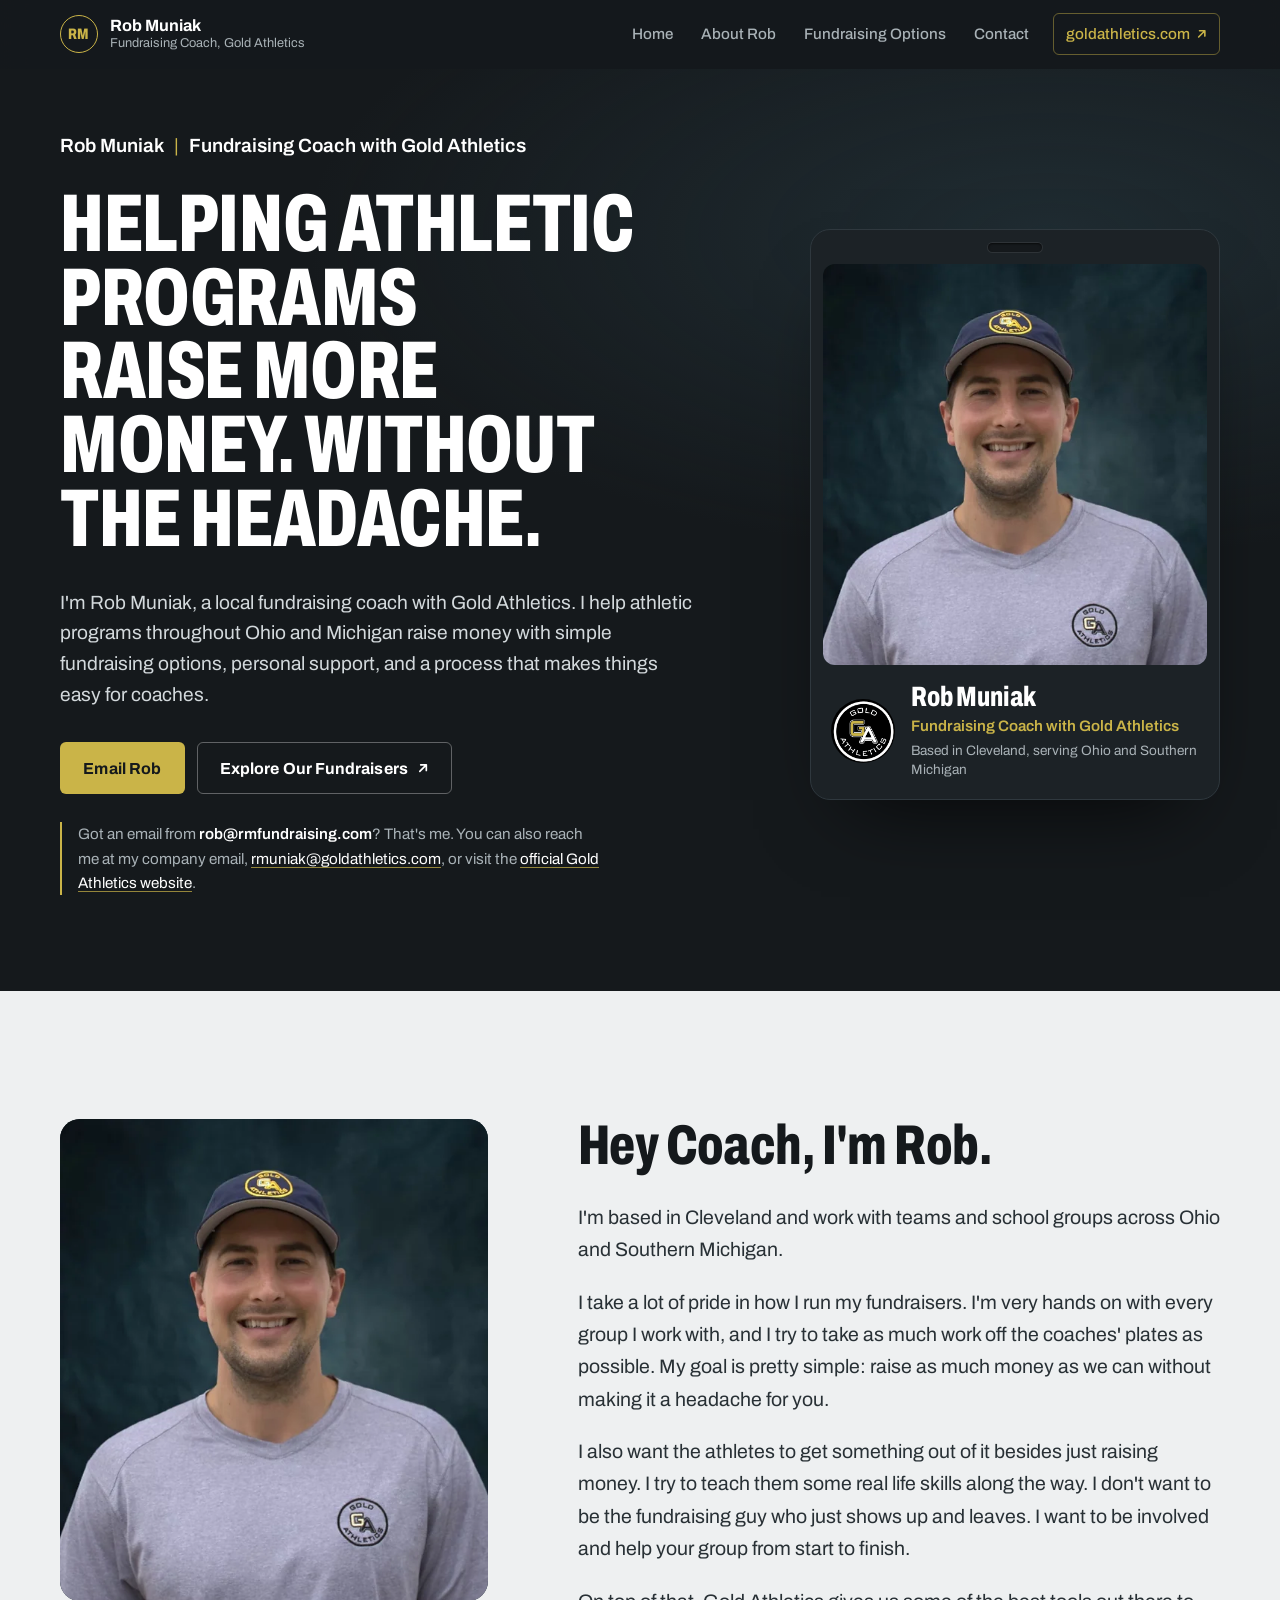
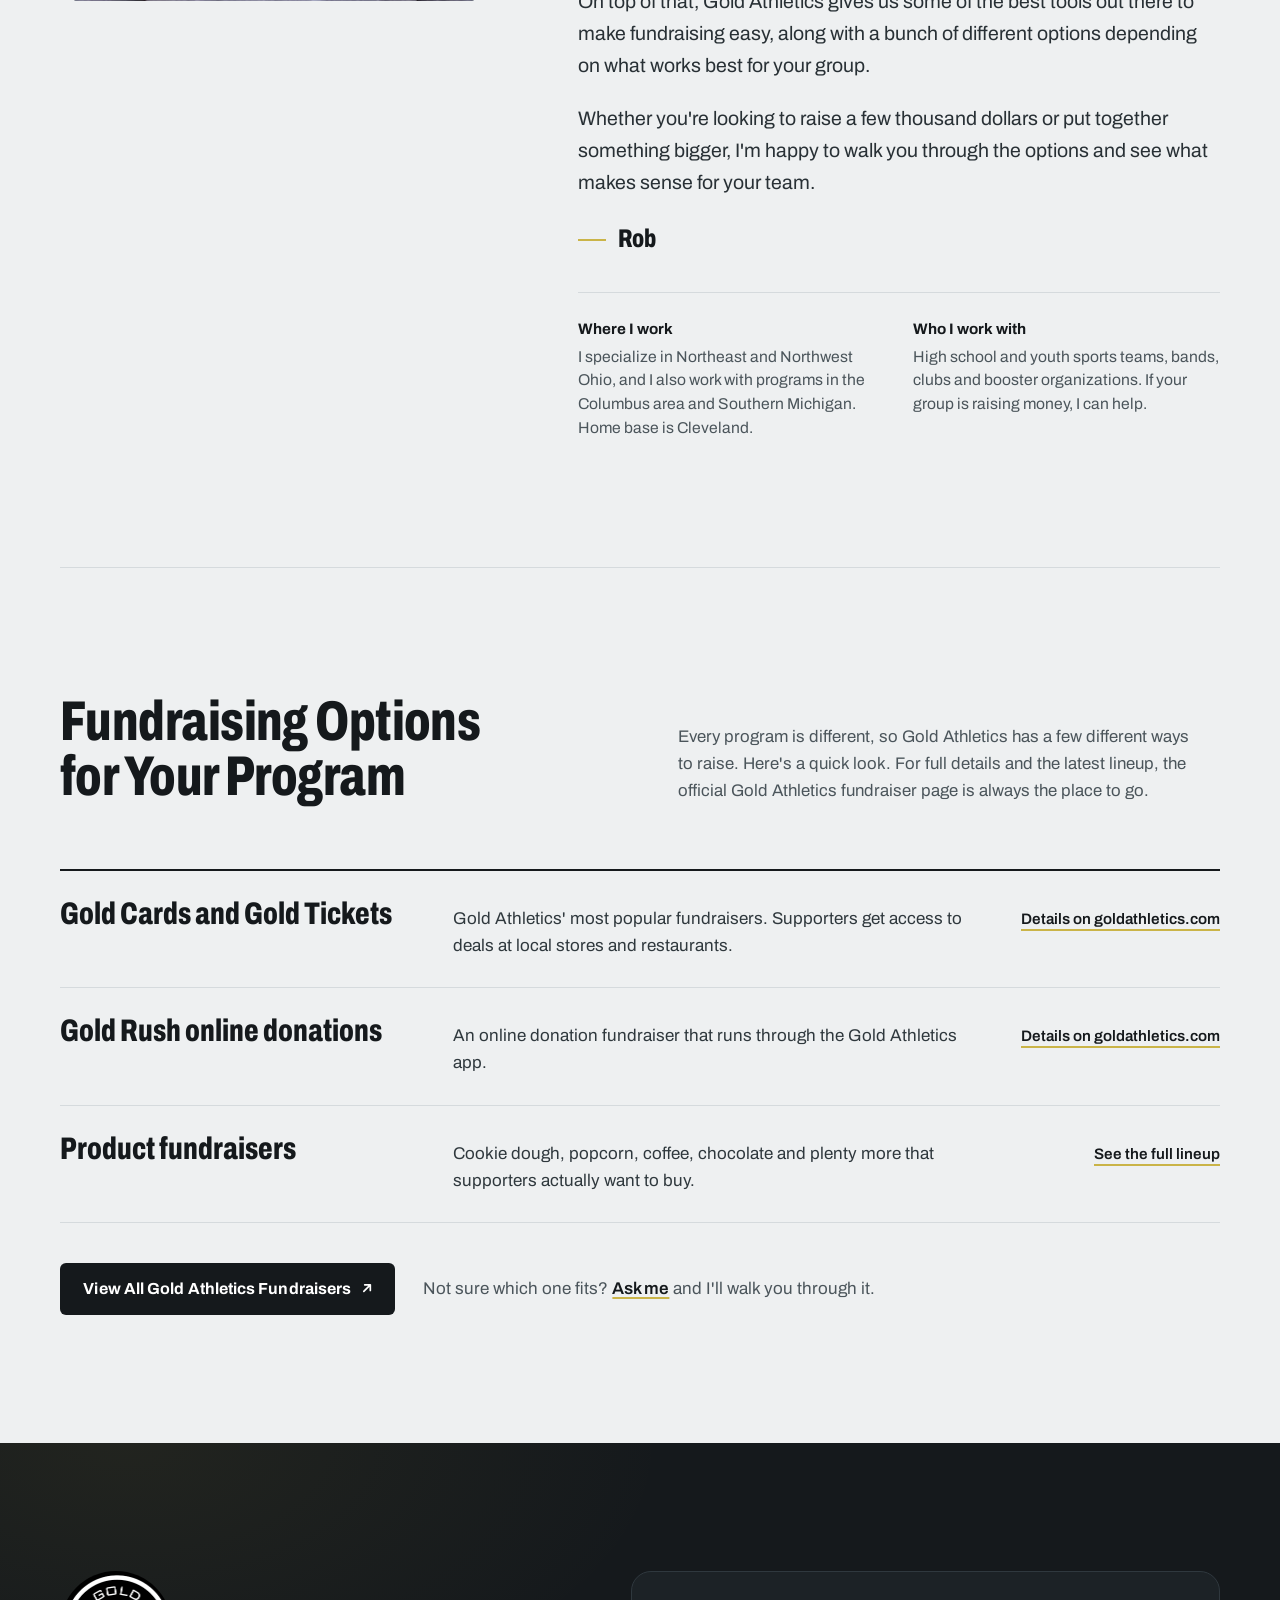
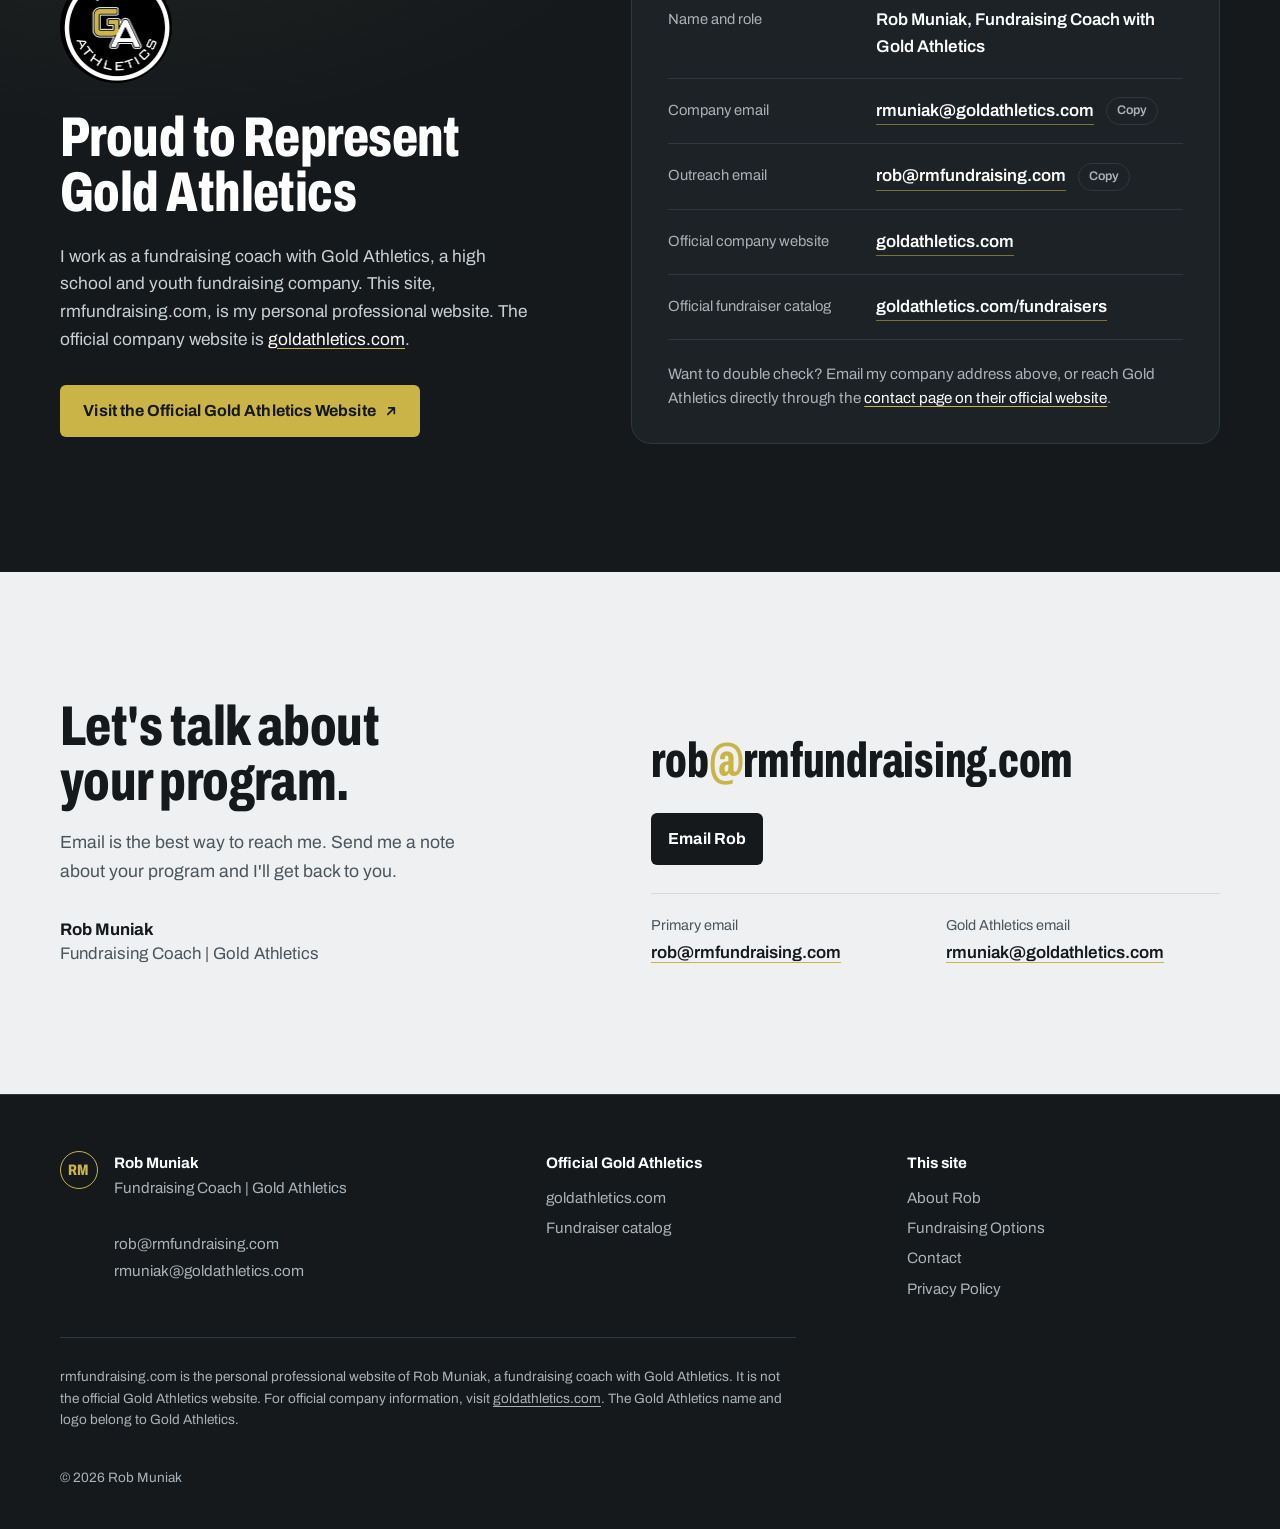
<file: index.html>
<!doctype html>
<html lang="en">
<head>
  <meta charset="utf-8">
  <meta name="viewport" content="width=device-width, initial-scale=1, viewport-fit=cover">
  <title>Rob Muniak | Fundraising Coach with Gold Athletics</title>
  <meta name="description" content="Rob Muniak is a fundraising coach with Gold Athletics, helping high school and youth athletic programs across Northeast Ohio, Northwest Ohio, the Columbus area and Southern Michigan raise more money with less work for coaches. Based in Cleveland.">
  <link rel="canonical" href="https://rmfundraising.com/">
  <meta name="theme-color" content="#15191c">
  <meta name="color-scheme" content="dark light">

  <meta property="og:type" content="profile">
  <meta property="og:site_name" content="Rob Muniak | Fundraising Coach">
  <meta property="og:title" content="Rob Muniak | Fundraising Coach with Gold Athletics">
  <meta property="og:description" content="Helping athletic programs in Ohio and Michigan raise more money. Without the headache.">
  <meta property="og:url" content="https://rmfundraising.com/">
  <meta property="og:image" content="https://rmfundraising.com/assets/img/og-image.jpg">
  <meta property="og:image:width" content="1200">
  <meta property="og:image:height" content="630">
  <meta property="og:image:alt" content="Rob Muniak, Fundraising Coach with Gold Athletics">
  <meta name="twitter:card" content="summary_large_image">

  <link rel="icon" href="favicon.svg" type="image/svg+xml">
  <link rel="icon" href="favicon-32.png" sizes="32x32" type="image/png">
  <link rel="apple-touch-icon" href="apple-touch-icon.png">

  <script>document.documentElement.classList.add("js")</script>
  <link rel="preload" href="assets/fonts/archivo-variable.woff2" as="font" type="font/woff2" crossorigin>
  <link rel="stylesheet" href="assets/css/styles.css">

  <script type="application/ld+json">
  {
    "@context": "https://schema.org",
    "@type": "Person",
    "@id": "https://rmfundraising.com/#rob",
    "name": "Rob Muniak",
    "jobTitle": "Fundraising Coach",
    "url": "https://rmfundraising.com/",
    "image": "https://rmfundraising.com/assets/img/rob-muniak.jpg",
    "email": "mailto:rob@rmfundraising.com",
    "worksFor": {
      "@type": "Organization",
      "name": "Gold Athletics",
      "url": "https://goldathletics.com/"
    },
    "areaServed": [
      { "@type": "Place", "name": "Northeast Ohio" },
      { "@type": "Place", "name": "Northwest Ohio" },
      { "@type": "Place", "name": "Columbus, Ohio" },
      { "@type": "Place", "name": "Southern Michigan" }
    ]
  }
  </script>
</head>
<body>
  <a class="skip-link" href="#main">Skip to content</a>

  <header class="site-header" id="top">
    <div class="wrap header-inner">
      <a class="brand" href="#top" aria-label="Rob Muniak, back to top">
        <span class="brand-mark" aria-hidden="true">RM</span>
        <span class="brand-text">
          <span class="brand-name">Rob Muniak</span>
          <span class="brand-role">Fundraising Coach, Gold Athletics</span>
        </span>
      </a>

      <nav class="site-nav" id="site-nav" aria-label="Main">
        <ul>
          <li><a href="#top">Home</a></li>
          <li><a href="#about">About Rob</a></li>
          <li><a href="#options">Fundraising Options</a></li>
          <li><a href="#contact">Contact</a></li>
          <li class="nav-official">
            <a href="https://goldathletics.com/" target="_blank" rel="noopener noreferrer">
              goldathletics.com
              <svg class="ext" viewBox="0 0 12 12" aria-hidden="true"><path d="M4 2h6v6M10 2 3 9" /></svg>
              <span class="visually-hidden">(official Gold Athletics website, opens in a new tab)</span>
            </a>
          </li>
        </ul>
      </nav>

      <div class="header-actions">
        <a class="header-call" href="mailto:rob@rmfundraising.com" aria-label="Email Rob at rob@rmfundraising.com">
          <svg viewBox="0 0 24 24" aria-hidden="true"><path d="M3 5h18a1 1 0 0 1 1 1v12a1 1 0 0 1-1 1H3a1 1 0 0 1-1-1V6a1 1 0 0 1 1-1Zm1 2.4V17h16V7.4l-7.4 5.2a1 1 0 0 1-1.2 0L4 7.4ZM5.7 7l6.3 4.4L18.3 7H5.7Z"/></svg>
          <span>Email</span>
        </a>
        <button class="menu-toggle" type="button" aria-expanded="false" aria-controls="site-nav">
          <span class="menu-bars" aria-hidden="true"></span>
          <span class="visually-hidden">Menu</span>
        </button>
      </div>
    </div>
  </header>

  <main id="main">

    <!-- HERO -->
    <section class="hero" aria-labelledby="hero-title">
      <div class="wrap hero-grid">

        <div class="hero-copy">
          <h1 id="hero-title">
            <span class="identity">Rob Muniak <span class="sep" aria-hidden="true">|</span><span class="visually-hidden">,</span> Fundraising Coach with Gold Athletics</span>
            <span class="headline">Helping athletic programs raise more money. Without the headache.</span>
          </h1>

          <p class="lede">I'm Rob Muniak, a local fundraising coach with Gold Athletics. I help athletic programs throughout Ohio and Michigan raise money with simple fundraising options, personal support, and a process that makes things easy for coaches.</p>

          <div class="cta-row">
            <a class="btn btn-gold" href="mailto:rob@rmfundraising.com">Email Rob</a>
            <a class="btn btn-line" href="https://goldathletics.com/fundraisers/" target="_blank" rel="noopener noreferrer">
              Explore Our Fundraisers
              <svg class="ext" viewBox="0 0 12 12" aria-hidden="true"><path d="M4 2h6v6M10 2 3 9" /></svg>
              <span class="visually-hidden">(opens the official Gold Athletics fundraiser page in a new tab)</span>
            </a>
          </div>

          <p class="verify-note">
            Got an email from <strong>rob@rmfundraising.com</strong>? That's me. You can also reach me at my company email, <a href="mailto:rmuniak@goldathletics.com">rmuniak@goldathletics.com</a>, or visit the <a href="https://goldathletics.com/" target="_blank" rel="noopener noreferrer">official Gold Athletics website<span class="visually-hidden"> (opens in a new tab)</span></a>.
          </p>
        </div>

        <figure class="credential" aria-label="Rob Muniak, Fundraising Coach with Gold Athletics">
          <div class="credential-photo">
            <picture>
              <source srcset="assets/img/rob-muniak.webp" type="image/webp">
              <img src="assets/img/rob-muniak.jpg" width="574" height="646" alt="Rob Muniak wearing a Gold Athletics cap and shirt" fetchpriority="high">
            </picture>
          </div>
          <figcaption class="credential-body">
            <img class="credential-logo" src="assets/img/gold-athletics-logo.png" width="225" height="224" alt="Gold Athletics logo">
            <div class="credential-text">
              <span class="credential-name">Rob Muniak</span>
              <span class="credential-role">Fundraising Coach with Gold Athletics</span>
              <span class="credential-area">Based in Cleveland, serving Ohio and Southern Michigan</span>
            </div>
          </figcaption>
        </figure>

      </div>

    </section>

    <!-- ABOUT -->
    <section class="about section-light" id="about" aria-labelledby="about-title">
      <div class="wrap about-grid">
        <div class="about-photo">
          <picture>
            <source srcset="assets/img/rob-muniak.webp" type="image/webp">
            <img src="assets/img/rob-muniak.jpg" width="574" height="646" alt="Rob Muniak, fundraising coach" loading="lazy">
          </picture>
        </div>

        <div class="about-copy">
          <h2 id="about-title" class="section-title">Hey Coach, I'm Rob.</h2>
          <p>I'm based in Cleveland and work with teams and school groups across Ohio and Southern Michigan.</p>
          <p>I take a lot of pride in how I run my fundraisers. I'm very hands on with every group I work with, and I try to take as much work off the coaches' plates as possible. My goal is pretty simple: raise as much money as we can without making it a headache for you.</p>
          <p>I also want the athletes to get something out of it besides just raising money. I try to teach them some real life skills along the way. I don't want to be the fundraising guy who just shows up and leaves. I want to be involved and help your group from start to finish.</p>
          <p>On top of that, Gold Athletics gives us some of the best tools out there to make fundraising easy, along with a bunch of different options depending on what works best for your group.</p>
          <p>Whether you're looking to raise a few thousand dollars or put together something bigger, I'm happy to walk you through the options and see what makes sense for your team.</p>
          <p class="signoff">Rob</p>

          <dl class="facts">
            <div>
              <dt>Where I work</dt>
              <dd>I specialize in Northeast and Northwest Ohio, and I also work with programs in the Columbus area and Southern Michigan. Home base is Cleveland.</dd>
            </div>
            <div>
              <dt>Who I work with</dt>
              <dd>High school and youth sports teams, bands, clubs and booster organizations. If your group is raising money, I can help.</dd>
            </div>
          </dl>
        </div>
      </div>
    </section>

    <!-- FUNDRAISING OPTIONS -->
    <section class="options section-light" id="options" aria-labelledby="options-title">
      <div class="wrap">
        <div class="options-head">
          <h2 id="options-title" class="section-title">Fundraising Options for Your Program</h2>
          <p>Every program is different, so Gold Athletics has a few different ways to raise. Here's a quick look. For full details and the latest lineup, the official Gold Athletics fundraiser page is always the place to go.</p>
        </div>

        <ul class="option-list">
          <li class="option">
            <h3>Gold Cards and Gold Tickets</h3>
            <p>Gold Athletics' most popular fundraisers. Supporters get access to deals at local stores and restaurants.</p>
            <a href="https://goldathletics.com/cards-tickets/" target="_blank" rel="noopener noreferrer">Details on goldathletics.com<span class="visually-hidden"> about Gold Cards and Gold Tickets (opens in a new tab)</span></a>
          </li>
          <li class="option">
            <h3>Gold Rush online donations</h3>
            <p>An online donation fundraiser that runs through the Gold Athletics app.</p>
            <a href="https://goldathletics.com/goldrush/" target="_blank" rel="noopener noreferrer">Details on goldathletics.com<span class="visually-hidden"> about Gold Rush (opens in a new tab)</span></a>
          </li>
          <li class="option">
            <h3>Product fundraisers</h3>
            <p>Cookie dough, popcorn, coffee, chocolate and plenty more that supporters actually want to buy.</p>
            <a href="https://goldathletics.com/fundraisers/" target="_blank" rel="noopener noreferrer">See the full lineup<span class="visually-hidden"> of product fundraisers (opens in a new tab)</span></a>
          </li>
        </ul>

        <div class="options-cta">
          <a class="btn btn-ink" href="https://goldathletics.com/fundraisers/" target="_blank" rel="noopener noreferrer">
            View All Gold Athletics Fundraisers
            <svg class="ext" viewBox="0 0 12 12" aria-hidden="true"><path d="M4 2h6v6M10 2 3 9" /></svg>
            <span class="visually-hidden">(opens in a new tab)</span>
          </a>
          <p>Not sure which one fits? <a href="#contact">Ask me</a> and I'll walk you through it.</p>
        </div>
      </div>
    </section>

    <!-- AFFILIATION / VERIFICATION -->
    <section class="verify" id="verify" aria-labelledby="verify-title">
      <div class="wrap verify-grid">
        <div class="verify-intro">
          <img class="verify-logo" src="assets/img/gold-athletics-logo.png" width="225" height="224" alt="Gold Athletics logo" loading="lazy">
          <h2 id="verify-title" class="section-title">Proud to Represent Gold Athletics</h2>
          <p>I work as a fundraising coach with Gold Athletics, a high school and youth fundraising company. This site, rmfundraising.com, is my personal professional website. The official company website is <a href="https://goldathletics.com/" target="_blank" rel="noopener noreferrer">goldathletics.com<span class="visually-hidden"> (opens in a new tab)</span></a>.</p>
          <a class="btn btn-gold" href="https://goldathletics.com/" target="_blank" rel="noopener noreferrer">
            Visit the Official Gold Athletics Website
            <svg class="ext" viewBox="0 0 12 12" aria-hidden="true"><path d="M4 2h6v6M10 2 3 9" /></svg>
            <span class="visually-hidden">(opens in a new tab)</span>
          </a>
        </div>

        <div class="ledger-wrap">
          <dl class="ledger">
            <div class="ledger-row">
              <dt>Name and role</dt>
              <dd>Rob Muniak, Fundraising Coach with Gold Athletics</dd>
            </div>
            <div class="ledger-row">
              <dt>Company email</dt>
              <dd>
                <a href="mailto:rmuniak@goldathletics.com">rmuniak@goldathletics.com</a>
                <button class="copy" type="button" data-copy="rmuniak@goldathletics.com">Copy</button>
              </dd>
            </div>
            <div class="ledger-row">
              <dt>Outreach email</dt>
              <dd>
                <a href="mailto:rob@rmfundraising.com">rob@rmfundraising.com</a>
                <button class="copy" type="button" data-copy="rob@rmfundraising.com">Copy</button>
              </dd>
            </div>
            <div class="ledger-row">
              <dt>Official company website</dt>
              <dd><a href="https://goldathletics.com/" target="_blank" rel="noopener noreferrer">goldathletics.com<span class="visually-hidden"> (opens in a new tab)</span></a></dd>
            </div>
            <div class="ledger-row">
              <dt>Official fundraiser catalog</dt>
              <dd><a href="https://goldathletics.com/fundraisers/" target="_blank" rel="noopener noreferrer">goldathletics.com/fundraisers<span class="visually-hidden"> (opens in a new tab)</span></a></dd>
            </div>
          </dl>
          <p class="ledger-note">Want to double check? Email my company address above, or reach Gold Athletics directly through the <a href="https://goldathletics.com/contact-us/" target="_blank" rel="noopener noreferrer">contact page on their official website<span class="visually-hidden"> (opens in a new tab)</span></a>.</p>
          <p class="visually-hidden" aria-live="polite" id="copy-status"></p>
        </div>
      </div>
    </section>

    <!-- CONTACT -->
    <section class="contact section-light" id="contact" aria-labelledby="contact-title">
      <div class="wrap contact-grid">
        <div class="contact-copy">
          <h2 id="contact-title" class="section-title">Let's talk about your program.</h2>
          <p>Email is the best way to reach me. Send me a note about your program and I'll get back to you.</p>
          <p class="contact-name">Rob Muniak<br><span>Fundraising Coach | Gold Athletics</span></p>
        </div>

        <div class="contact-panel">
          <a class="contact-email" href="mailto:rob@rmfundraising.com">rob<span>@</span>rmfundraising.com</a>
          <div class="contact-actions">
            <a class="btn btn-ink" href="mailto:rob@rmfundraising.com">Email Rob</a>
          </div>
          <dl class="contact-list">
            <div>
              <dt>Primary email</dt>
              <dd><a href="mailto:rob@rmfundraising.com">rob@rmfundraising.com</a></dd>
            </div>
            <div>
              <dt>Gold Athletics email</dt>
              <dd><a href="mailto:rmuniak@goldathletics.com">rmuniak@goldathletics.com</a></dd>
            </div>
          </dl>
        </div>
      </div>
    </section>

  </main>

  <footer class="site-footer">
    <div class="wrap footer-grid">
      <div class="footer-id">
        <span class="brand-mark" aria-hidden="true">RM</span>
        <p><strong>Rob Muniak</strong><br>Fundraising Coach | Gold Athletics</p>
        <p class="footer-contact">
          <a href="mailto:rob@rmfundraising.com">rob@rmfundraising.com</a><br>
          <a href="mailto:rmuniak@goldathletics.com">rmuniak@goldathletics.com</a>
        </p>
      </div>

      <nav class="footer-links" aria-label="Official Gold Athletics links">
        <p class="footer-heading">Official Gold Athletics</p>
        <ul>
          <li><a href="https://goldathletics.com/" target="_blank" rel="noopener noreferrer">goldathletics.com<span class="visually-hidden"> (opens in a new tab)</span></a></li>
          <li><a href="https://goldathletics.com/fundraisers/" target="_blank" rel="noopener noreferrer">Fundraiser catalog<span class="visually-hidden"> (opens in a new tab)</span></a></li>
        </ul>
      </nav>

      <nav class="footer-links" aria-label="This site">
        <p class="footer-heading">This site</p>
        <ul>
          <li><a href="#about">About Rob</a></li>
          <li><a href="#options">Fundraising Options</a></li>
          <li><a href="#contact">Contact</a></li>
          <li><a href="privacy.html">Privacy Policy</a></li>
        </ul>
      </nav>

      <p class="disclaimer">rmfundraising.com is the personal professional website of Rob Muniak, a fundraising coach with Gold Athletics. It is not the official Gold Athletics website. For official company information, visit <a href="https://goldathletics.com/" target="_blank" rel="noopener noreferrer">goldathletics.com<span class="visually-hidden"> (opens in a new tab)</span></a>. The Gold Athletics name and logo belong to Gold Athletics.</p>
      <p class="copyright">&copy; <span data-year>2026</span> Rob Muniak</p>
    </div>
  </footer>

  <script src="assets/js/main.js" defer></script>
</body>
</html>
</file>
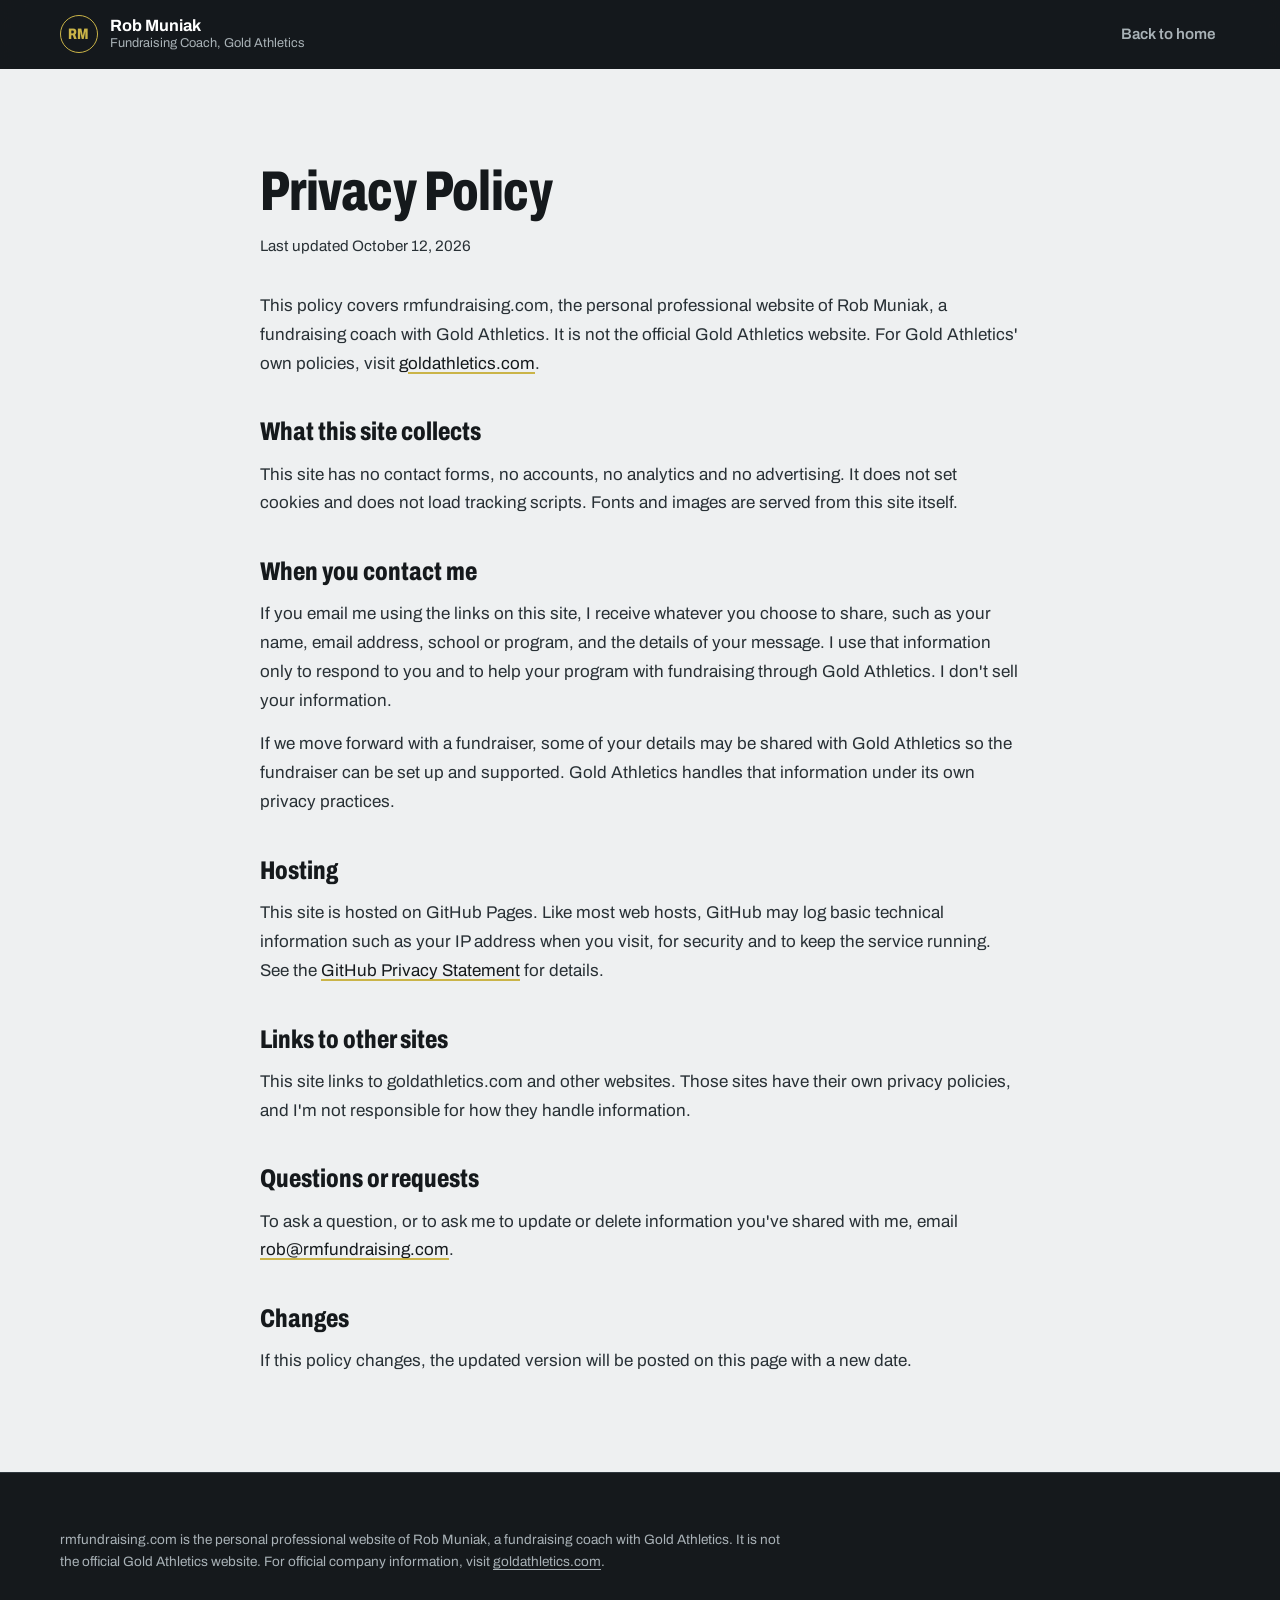
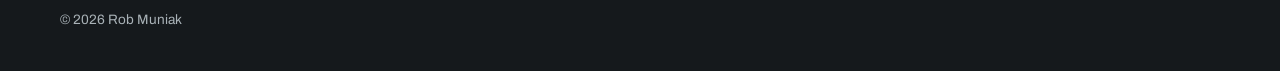
<file: privacy.html>
<!doctype html>
<html lang="en">
<head>
  <meta charset="utf-8">
  <meta name="viewport" content="width=device-width, initial-scale=1, viewport-fit=cover">
  <title>Privacy Policy | Rob Muniak, Fundraising Coach</title>
  <meta name="description" content="Privacy policy for rmfundraising.com, the personal professional website of Rob Muniak, a fundraising coach with Gold Athletics.">
  <link rel="canonical" href="https://rmfundraising.com/privacy.html">
  <meta name="theme-color" content="#15191c">
  <link rel="icon" href="favicon.svg" type="image/svg+xml">
  <link rel="icon" href="favicon-32.png" sizes="32x32" type="image/png">
  <link rel="apple-touch-icon" href="apple-touch-icon.png">
  <link rel="preload" href="assets/fonts/archivo-variable.woff2" as="font" type="font/woff2" crossorigin>
  <link rel="stylesheet" href="assets/css/styles.css">
</head>
<body class="page-simple">
  <a class="skip-link" href="#main">Skip to content</a>

  <header class="site-header">
    <div class="wrap header-inner">
      <a class="brand" href="./" aria-label="Rob Muniak, home">
        <span class="brand-mark" aria-hidden="true">RM</span>
        <span class="brand-text">
          <span class="brand-name">Rob Muniak</span>
          <span class="brand-role">Fundraising Coach, Gold Athletics</span>
        </span>
      </a>
      <a class="simple-back" href="./">Back to home</a>
    </div>
  </header>

  <main id="main" class="legal section-light">
    <div class="wrap legal-inner">
      <h1 class="section-title">Privacy Policy</h1>
      <p class="legal-updated">Last updated October 12, 2026</p>

      <p>This policy covers rmfundraising.com, the personal professional website of Rob Muniak, a fundraising coach with Gold Athletics. It is not the official Gold Athletics website. For Gold Athletics' own policies, visit <a href="https://goldathletics.com/" target="_blank" rel="noopener noreferrer">goldathletics.com</a>.</p>

      <h2>What this site collects</h2>
      <p>This site has no contact forms, no accounts, no analytics and no advertising. It does not set cookies and does not load tracking scripts. Fonts and images are served from this site itself.</p>

      <h2>When you contact me</h2>
      <p>If you email me using the links on this site, I receive whatever you choose to share, such as your name, email address, school or program, and the details of your message. I use that information only to respond to you and to help your program with fundraising through Gold Athletics. I don't sell your information.</p>
      <p>If we move forward with a fundraiser, some of your details may be shared with Gold Athletics so the fundraiser can be set up and supported. Gold Athletics handles that information under its own privacy practices.</p>

      <h2>Hosting</h2>
      <p>This site is hosted on GitHub Pages. Like most web hosts, GitHub may log basic technical information such as your IP address when you visit, for security and to keep the service running. See the <a href="https://docs.github.com/en/site-policy/privacy-policies/github-general-privacy-statement" target="_blank" rel="noopener noreferrer">GitHub Privacy Statement</a> for details.</p>

      <h2>Links to other sites</h2>
      <p>This site links to goldathletics.com and other websites. Those sites have their own privacy policies, and I'm not responsible for how they handle information.</p>

      <h2>Questions or requests</h2>
      <p>To ask a question, or to ask me to update or delete information you've shared with me, email <a href="mailto:rob@rmfundraising.com">rob@rmfundraising.com</a>.</p>

      <h2>Changes</h2>
      <p>If this policy changes, the updated version will be posted on this page with a new date.</p>
    </div>
  </main>

  <footer class="site-footer">
    <div class="wrap footer-grid">
      <p class="disclaimer">rmfundraising.com is the personal professional website of Rob Muniak, a fundraising coach with Gold Athletics. It is not the official Gold Athletics website. For official company information, visit <a href="https://goldathletics.com/" target="_blank" rel="noopener noreferrer">goldathletics.com</a>.</p>
      <p class="copyright">&copy; <span data-year>2026</span> Rob Muniak</p>
    </div>
  </footer>
  <script src="assets/js/main.js" defer></script>
</body>
</html>
</file>
<file: assets/css/styles.css>
/* ==========================================================
   rmfundraising.com
   Charcoal, white and Gold Athletics gold.
   Type: Archivo (self hosted, variable weight and width)
   ========================================================== */

@font-face {
  font-family: "Archivo";
  src: url("../fonts/archivo-variable.woff2") format("woff2-variations"),
       url("../fonts/archivo-variable.woff2") format("woff2");
  font-weight: 100 900;
  font-stretch: 62% 125%;
  font-style: normal;
  font-display: swap;
}

:root {
  --ink: #15191c;          /* charcoal, pulled from the headshot backdrop */
  --ink-2: #1c2226;        /* raised charcoal */
  --ink-3: #252c31;
  --line-dark: #2f383e;
  --steel: #a9b2b7;        /* secondary text on dark */
  --paper: #eef0f1;        /* cool light grey, not cream */
  --white: #ffffff;
  --line-light: #d5dadd;
  --slate: #4b555b;        /* secondary text on light */
  --gold: #cab448;         /* exact Gold Athletics logo gold */
  --gold-bright: #dcc85e;
  --gold-deep: #6e6216;    /* gold for text on light backgrounds */

  --font: "Archivo", "Helvetica Neue", Arial, system-ui, sans-serif;

  --wrap: 1160px;
  --gutter: clamp(20px, 5vw, 48px);
  --section-y: clamp(72px, 10vw, 128px);
  --radius-sm: 6px;
  --radius-lg: 20px;
  --header-h: 68px;
}

*, *::before, *::after { box-sizing: border-box; }

html {
  -webkit-text-size-adjust: 100%;
  text-size-adjust: 100%;
  scroll-behavior: smooth;
  scroll-padding-top: calc(var(--header-h) + 16px);
}

body {
  margin: 0;
  font-family: var(--font);
  font-size: 1.0625rem;      /* 17px */
  line-height: 1.6;
  font-weight: 400;
  font-stretch: 100%;
  color: var(--white);
  background: var(--ink);
  -webkit-font-smoothing: antialiased;
  -moz-osx-font-smoothing: grayscale;
}

img { max-width: 100%; height: auto; display: block; }
a { color: inherit; }
h1, h2, h3, p, ul, dl, dd, figure { margin: 0; }
ul { padding: 0; list-style: none; }

.wrap {
  width: 100%;
  max-width: calc(var(--wrap) + var(--gutter) * 2);
  margin-inline: auto;
  padding-inline: var(--gutter);
}

.visually-hidden {
  position: absolute !important;
  width: 1px; height: 1px;
  padding: 0; margin: -1px;
  overflow: hidden; clip: rect(0 0 0 0);
  white-space: nowrap; border: 0;
}

.skip-link {
  position: absolute; left: 12px; top: -60px; z-index: 100;
  background: var(--gold); color: var(--ink);
  padding: 10px 16px; border-radius: var(--radius-sm);
  font-weight: 700; text-decoration: none;
}
.skip-link:focus { top: 12px; }

:focus-visible {
  outline: 3px solid var(--gold);
  outline-offset: 3px;
  border-radius: 4px;
}
.section-light :focus-visible { outline-color: var(--ink); }

/* ---------- Shared type ---------- */

.section-title {
  font-stretch: 72%;
  font-weight: 800;
  font-size: clamp(2.1rem, 1.3rem + 3.2vw, 3.5rem);
  line-height: 0.98;
  letter-spacing: -0.01em;
  text-wrap: balance;
}

.ext {
  width: 0.7em; height: 0.7em;
  fill: none; stroke: currentColor; stroke-width: 1.8;
  stroke-linecap: round; stroke-linejoin: round;
  flex: none;
}

/* ---------- Buttons ---------- */

.btn {
  display: inline-flex; align-items: center; justify-content: center; gap: 0.6em;
  min-height: 52px;
  padding: 0 1.4em;
  border-radius: var(--radius-sm);
  font: inherit;
  font-weight: 700;
  font-size: 1rem;
  letter-spacing: 0.005em;
  text-decoration: none;
  cursor: pointer;
  border: 1.5px solid transparent;
  transition: background-color .18s ease, color .18s ease, border-color .18s ease;
  white-space: nowrap;
}
.btn-gold { background: var(--gold); color: var(--ink); }
.btn-gold:hover { background: var(--gold-bright); }
.btn-line { border-color: rgba(255,255,255,.32); color: var(--white); }
.btn-line:hover { border-color: var(--white); background: rgba(255,255,255,.06); }
.btn-ink { background: var(--ink); color: var(--white); }
.btn-ink:hover { background: var(--ink-3); }
.btn-outline-ink { border-color: var(--ink); color: var(--ink); }
.btn-outline-ink:hover { background: var(--ink); color: var(--white); }

/* ---------- Header ---------- */

.site-header {
  position: sticky; top: 0; z-index: 50;
  background: rgba(21, 25, 28, 0.86);
  -webkit-backdrop-filter: saturate(140%) blur(14px);
  backdrop-filter: saturate(140%) blur(14px);
  border-bottom: 1px solid transparent;
  transition: border-color .2s ease;
  padding-top: env(safe-area-inset-top, 0px);
}
.site-header.is-scrolled { border-bottom-color: var(--line-dark); }

.header-inner {
  height: var(--header-h);
  display: flex; align-items: center; justify-content: space-between; gap: 24px;
}

.brand { display: flex; align-items: center; gap: 12px; text-decoration: none; }
.brand-mark {
  display: inline-grid; place-items: center;
  width: 38px; height: 38px;
  border: 1.5px solid var(--gold);
  border-radius: 50%;
  color: var(--gold);
  font-stretch: 75%;
  font-weight: 800;
  font-size: 0.95rem;
  letter-spacing: 0.02em;
  flex: none;
}
.brand-text { display: flex; flex-direction: column; line-height: 1.15; }
.brand-name { font-weight: 700; font-size: 1.02rem; }
.brand-role { font-size: 0.8rem; color: var(--steel); }

.site-nav ul { display: flex; align-items: center; gap: 4px; }
.site-nav a {
  display: inline-flex; align-items: center; gap: 6px;
  padding: 8px 12px;
  font-size: 0.95rem;
  font-weight: 500;
  color: var(--steel);
  text-decoration: none;
  border-radius: var(--radius-sm);
  transition: color .15s ease;
}
.site-nav a:hover { color: var(--white); }
.site-nav .nav-official a {
  margin-left: 8px;
  color: var(--gold);
  border: 1px solid rgba(202,180,72,.45);
}
.site-nav .nav-official a:hover { border-color: var(--gold); color: var(--gold-bright); }

.header-actions { display: none; align-items: center; gap: 8px; }
.header-call {
  display: inline-flex; align-items: center; gap: 6px;
  height: 40px; padding: 0 14px;
  border-radius: var(--radius-sm);
  background: var(--gold); color: var(--ink);
  font-weight: 700; font-size: 0.95rem; text-decoration: none;
}
.header-call svg { width: 16px; height: 16px; fill: currentColor; }
.menu-toggle {
  width: 44px; height: 44px;
  display: grid; place-items: center;
  background: none; border: 1px solid var(--line-dark); border-radius: var(--radius-sm);
  color: var(--white); cursor: pointer;
}
.menu-bars, .menu-bars::before, .menu-bars::after {
  display: block; width: 18px; height: 2px; background: currentColor; border-radius: 2px;
  transition: transform .2s ease, opacity .2s ease;
}
.menu-bars { position: relative; }
.menu-bars::before, .menu-bars::after { content: ""; position: absolute; left: 0; }
.menu-bars::before { top: -6px; }
.menu-bars::after { top: 6px; }
.menu-toggle[aria-expanded="true"] .menu-bars { background: transparent; }
.menu-toggle[aria-expanded="true"] .menu-bars::before { transform: translateY(6px) rotate(45deg); }
.menu-toggle[aria-expanded="true"] .menu-bars::after { transform: translateY(-6px) rotate(-45deg); }

/* ---------- Hero ---------- */

.hero {
  position: relative;
  padding-top: clamp(36px, 5vw, 64px);
  padding-bottom: clamp(56px, 8vw, 96px);
  background:
    radial-gradient(1200px 520px at 82% 18%, rgba(46, 70, 80, 0.42), transparent 62%),
    var(--ink);
  overflow: hidden;
}

.hero-grid {
  display: grid;
  grid-template-columns: minmax(0, 1.18fr) minmax(0, 0.82fr);
  gap: clamp(40px, 6vw, 88px);
  align-items: center;
}

.identity {
  display: block;
  font-size: clamp(1rem, 0.92rem + 0.4vw, 1.2rem);
  font-weight: 600;
  font-stretch: 100%;
  letter-spacing: 0;
  line-height: 1.35;
  color: var(--white);
  margin-bottom: clamp(18px, 2.4vw, 28px);
}
.identity .sep { color: var(--gold); margin: 0 0.35em; font-weight: 400; }

.headline {
  display: block;
  font-stretch: 66%;
  font-weight: 800;
  text-transform: uppercase;
  font-size: clamp(2.9rem, 1.6rem + 4.4vw, 5.15rem);
  line-height: 0.9;
  letter-spacing: -0.005em;
  text-wrap: balance;
  color: var(--white);
}

.lede {
  margin-top: clamp(22px, 3vw, 32px);
  max-width: 58ch;
  font-size: clamp(1.05rem, 1rem + 0.25vw, 1.2rem);
  line-height: 1.6;
  color: #d3d9dc;
}

.cta-row {
  margin-top: 32px;
  display: flex; flex-wrap: wrap; gap: 12px;
}

/* Call or Text split button (native <details>, works without JS) */
.cta-split { position: relative; }
.cta-split > summary { list-style: none; }
.cta-split > summary::-webkit-details-marker { display: none; }
.chev { width: 12px; height: 12px; fill: none; stroke: currentColor; stroke-width: 1.8; stroke-linecap: round; stroke-linejoin: round; transition: transform .2s ease; }
.cta-split[open] .chev { transform: rotate(180deg); }
.cta-menu {
  position: absolute; z-index: 20; top: calc(100% + 8px); left: 0;
  min-width: 100%; width: max-content;
  background: var(--white); color: var(--ink);
  border-radius: 10px;
  padding: 6px;
  box-shadow: 0 18px 40px -12px rgba(0,0,0,.55);
  transform-origin: top left;
  animation: menu-in .16s ease-out;
}
.cta-menu a {
  display: flex; justify-content: space-between; align-items: baseline; gap: 28px;
  padding: 12px 14px; border-radius: 6px;
  text-decoration: none;
}
.cta-menu a:hover, .cta-menu a:focus-visible { background: var(--paper); }
.cta-menu-label { font-weight: 700; }
.cta-menu-num { color: var(--slate); font-variant-numeric: tabular-nums; }
@keyframes menu-in { from { opacity: 0; transform: translateY(-4px) scale(.98); } to { opacity: 1; transform: none; } }

.verify-note {
  margin-top: 28px;
  max-width: 60ch;
  padding-left: 16px;
  border-left: 2px solid var(--gold);
  font-size: 0.95rem;
  line-height: 1.6;
  color: var(--steel);
}
.verify-note strong { color: var(--white); font-weight: 600; }
.verify-note a { color: var(--white); text-decoration-color: rgba(202,180,72,.7); text-underline-offset: 3px; }
.verify-note a:hover { text-decoration-color: var(--gold); }

/* The credential: Rob's photo presented like a sideline pass */
.credential {
  position: relative;
  justify-self: end;
  width: 100%;
  max-width: 410px;
  background: var(--ink-2);
  border: 1px solid var(--line-dark);
  border-radius: var(--radius-lg);
  padding: 34px 12px 12px;
  box-shadow: 0 40px 80px -40px rgba(0,0,0,.8);
  transform-origin: 50% -40px;
}
/* lanyard slot */
.credential::before {
  content: "";
  position: absolute; top: 13px; left: 50%; z-index: 2;
  width: 54px; height: 9px; margin-left: -27px;
  border-radius: 9px;
  background: var(--ink);
  box-shadow: inset 0 1px 2px rgba(0,0,0,.6), 0 0 0 1px rgba(255,255,255,.08);
}
.credential-photo {
  border-radius: 12px;
  overflow: hidden;
  aspect-ratio: 574 / 600;
  background: #13222a;
}
.credential-photo img { width: 100%; height: 100%; object-fit: cover; object-position: 50% 0; }

.credential-body {
  display: flex; align-items: center; gap: 16px;
  padding: 18px 8px 8px;
}
.credential-logo {
  width: 64px; height: 64px;
  border-radius: 50%;
  flex: none;
}
.credential-text { display: flex; flex-direction: column; min-width: 0; }
.credential-name {
  font-stretch: 72%;
  font-weight: 800;
  font-size: 1.75rem;
  line-height: 1;
  letter-spacing: -0.005em;
}
.credential-role { margin-top: 6px; font-weight: 600; font-size: 0.95rem; color: var(--gold); line-height: 1.3; }
.credential-area { margin-top: 4px; font-size: 0.85rem; color: var(--steel); line-height: 1.4; }

/* ---------- Light sections ---------- */

.section-light {
  background: var(--paper);
  color: var(--ink);
}

/* About */
.about { padding-block: var(--section-y); }
.about-grid {
  display: grid;
  grid-template-columns: minmax(0, 0.8fr) minmax(0, 1.2fr);
  gap: clamp(36px, 7vw, 104px);
  align-items: start;
}
.about-photo {
  position: relative;
  border-radius: var(--radius-lg);
  overflow: hidden;
  aspect-ratio: 574 / 646;
  background: #13222a;
}
.about-photo img { width: 100%; height: 100%; object-fit: cover; }

.about-copy .section-title { margin-bottom: 28px; }
.about-copy > p:not(.signoff) {
  max-width: 60ch;
  font-size: clamp(1.05rem, 1rem + 0.3vw, 1.22rem);
  line-height: 1.65;
  color: #283035;
}
.about-copy > p + p { margin-top: 1.05em; }
.signoff {
  margin-top: 22px;
  font-stretch: 72%;
  font-weight: 800;
  font-size: 1.6rem;
  line-height: 1;
}
.signoff::before {
  content: ""; display: inline-block; vertical-align: middle;
  width: 28px; height: 2px; margin-right: 12px;
  background: var(--gold);
}

.facts {
  margin-top: 40px;
  display: grid; grid-template-columns: 1fr 1fr; gap: 28px;
  border-top: 1px solid var(--line-light);
  padding-top: 24px;
}
.facts dt { font-weight: 700; font-size: 0.95rem; }
.facts dd { margin-top: 4px; color: var(--slate); font-size: 0.98rem; line-height: 1.5; }

/* Options */
.options { padding-bottom: var(--section-y); }
.options .wrap { position: relative; padding-top: var(--section-y); }
.options .wrap::before {
  content: ""; position: absolute; top: 0;
  left: var(--gutter); right: var(--gutter);
  height: 1px; background: var(--line-light);
}

.options-head {
  display: grid;
  grid-template-columns: minmax(0, 1fr) minmax(0, 1fr);
  gap: clamp(24px, 6vw, 88px);
  align-items: end;
}
.options-head p { color: var(--slate); max-width: 52ch; font-size: 1.05rem; }

.option-list {
  margin-top: clamp(40px, 6vw, 64px);
  border-top: 2px solid var(--ink);
}
.option {
  display: grid;
  grid-template-columns: minmax(0, 0.9fr) minmax(0, 1.3fr) 13.5rem;
  gap: 16px 40px;
  align-items: baseline;
  padding-block: 28px;
  border-bottom: 1px solid var(--line-light);
}
.option h3 {
  font-stretch: 72%;
  font-weight: 800;
  font-size: clamp(1.5rem, 1.25rem + 0.9vw, 1.95rem);
  line-height: 1.02;
}
.option p { color: #2f383d; max-width: 52ch; }
.option a {
  justify-self: end;
  font-weight: 600; font-size: 0.95rem;
  text-decoration: underline;
  text-decoration-color: var(--gold);
  text-decoration-thickness: 2px;
  text-underline-offset: 5px;
  white-space: nowrap;
}
.option a:hover { color: var(--gold-deep); }

.options-cta {
  margin-top: 40px;
  display: flex; flex-wrap: wrap; align-items: center; gap: 16px 28px;
}
.options-cta p { color: var(--slate); }
.options-cta p a { color: var(--ink); font-weight: 600; text-underline-offset: 3px; text-decoration-color: var(--gold); text-decoration-thickness: 2px; }

/* ---------- Verification ---------- */

.verify {
  padding-block: var(--section-y);
  background:
    radial-gradient(900px 480px at 10% 0%, rgba(202, 180, 72, 0.07), transparent 60%),
    var(--ink);
}
.verify-grid {
  display: grid;
  grid-template-columns: minmax(0, 0.9fr) minmax(0, 1.1fr);
  gap: clamp(40px, 7vw, 104px);
  align-items: start;
}
.verify-logo {
  width: 112px; height: 112px;
  border-radius: 50%;
  margin-bottom: 28px;
}
.verify-intro p {
  margin-top: 22px;
  max-width: 50ch;
  color: #c9d0d3;
  font-size: 1.08rem;
}
.verify-intro p a { color: var(--white); text-decoration-color: var(--gold); text-underline-offset: 3px; }
.verify-intro .btn { margin-top: 32px; white-space: normal; text-align: left; }

.ledger-wrap {
  background: var(--ink-2);
  border: 1px solid var(--line-dark);
  border-radius: var(--radius-lg);
  padding: clamp(8px, 2vw, 16px) clamp(20px, 3vw, 36px) clamp(24px, 3vw, 32px);
}
.ledger-row {
  display: grid;
  grid-template-columns: minmax(130px, 0.75fr) minmax(0, 1.25fr);
  gap: 6px 24px;
  padding-block: 18px;
  border-bottom: 1px solid var(--line-dark);
}
.ledger dt { color: var(--steel); font-size: 0.92rem; padding-top: 2px; }
.ledger dd {
  display: flex; flex-wrap: wrap; align-items: center; gap: 8px 12px;
  font-weight: 600;
  overflow-wrap: anywhere;
}
.ledger dd a { text-decoration: none; border-bottom: 1px solid rgba(202,180,72,.55); }
.ledger dd a:hover { border-bottom-color: var(--gold); color: var(--gold-bright); }
.copy {
  font: inherit; font-size: 0.78rem; font-weight: 600;
  color: var(--steel);
  background: transparent;
  border: 1px solid var(--line-dark);
  border-radius: 999px;
  padding: 3px 10px;
  cursor: pointer;
  transition: color .15s ease, border-color .15s ease;
}
.copy:hover { color: var(--white); border-color: var(--steel); }
.copy.is-copied { color: var(--ink); background: var(--gold); border-color: var(--gold); }
.ledger-note {
  margin-top: 22px;
  font-size: 0.95rem;
  color: var(--steel);
}
.ledger-note a { color: var(--white); text-decoration-color: var(--gold); text-underline-offset: 3px; }

/* ---------- Contact ---------- */

.contact { padding-block: var(--section-y); }
.contact-grid {
  display: grid;
  grid-template-columns: minmax(0, 0.95fr) minmax(0, 1.05fr);
  gap: clamp(36px, 6vw, 88px);
  align-items: end;
}
.contact-copy p { margin-top: 20px; color: var(--slate); font-size: 1.1rem; max-width: 40ch; }
.contact-copy .contact-name {
  margin-top: 32px;
  color: var(--ink);
  font-weight: 700;
  font-size: 1.05rem;
  line-height: 1.45;
}
.contact-name span { font-weight: 400; color: var(--slate); }

.contact-email {
  display: block;
  font-stretch: 66%;
  font-weight: 800;
  font-size: clamp(2rem, 1rem + 2.6vw, 3.4rem);
  line-height: 1;
  letter-spacing: -0.005em;
  text-decoration: none;
  color: var(--ink);
  overflow-wrap: anywhere;
}
.contact-email span { color: var(--gold); }
.contact-email:hover { color: #2a3237; }

.contact-actions {
  margin-top: 28px;
  display: flex; gap: 10px;
}
.contact-actions .btn { padding: 0 1em; }

.contact-list {
  margin-top: 28px;
  display: grid; grid-template-columns: 1fr 1fr; gap: 20px;
  border-top: 1px solid var(--line-light);
  padding-top: 20px;
}
.contact-list dt { font-size: 0.9rem; color: var(--slate); }
.contact-list dd { margin-top: 2px; font-weight: 600; overflow-wrap: anywhere; }
.contact-list a { text-decoration: none; border-bottom: 1.5px solid var(--gold); }
.contact-list a:hover { color: var(--gold-deep); }

/* ---------- Footer ---------- */

.site-footer {
  background: var(--ink);
  border-top: 1px solid var(--line-dark);
  padding-block: 56px calc(40px + env(safe-area-inset-bottom, 0px));
  color: var(--steel);
  font-size: 0.95rem;
}
.footer-grid {
  display: grid;
  grid-template-columns: 1.4fr 1fr 1fr;
  gap: 36px 48px;
}
.footer-id { display: grid; grid-template-columns: auto 1fr; gap: 4px 16px; align-items: start; }
.footer-id .brand-mark { grid-row: span 2; }
.footer-id strong { color: var(--white); }
.footer-contact { margin-top: 12px; line-height: 1.8; }
.site-footer a { text-decoration: none; }
.site-footer a:hover { color: var(--white); text-decoration: underline; text-underline-offset: 3px; }
.footer-heading { color: var(--white); font-weight: 700; margin-bottom: 10px; }
.footer-links li + li { margin-top: 6px; }
.disclaimer {
  grid-column: 1 / -1;
  padding-top: 28px;
  border-top: 1px solid var(--line-dark);
  font-size: 0.85rem;
  line-height: 1.6;
  max-width: 92ch;
}
.disclaimer a { text-decoration: underline; text-underline-offset: 3px; }
.copyright { grid-column: 1 / -1; font-size: 0.85rem; }

/* ---------- Page load: the credential settles in like a pass on a lanyard ---------- */

@media (prefers-reduced-motion: no-preference) {
  .js .credential { animation: credential-in 1.1s cubic-bezier(.2,.75,.25,1) .15s both; }
  .js .hero-copy { animation: copy-in .7s ease-out both; }
  @keyframes credential-in {
    0%   { opacity: 0; transform: translateY(-26px) rotate(-3.5deg); }
    55%  { opacity: 1; transform: translateY(4px) rotate(1.2deg); }
    80%  { transform: translateY(-1px) rotate(-0.4deg); }
    100% { opacity: 1; transform: none; }
  }
  @keyframes copy-in { from { opacity: 0; } to { opacity: 1; } }
}
@media (prefers-reduced-motion: reduce) {
  html { scroll-behavior: auto; }
  .cta-menu { animation: none; }
}

/* ---------- Responsive ---------- */

@media (max-width: 1020px) {
  .site-nav .nav-official a { margin-left: 0; }
  .site-nav a { padding: 8px 9px; }
  .brand-role { display: none; }
}

@media (max-width: 900px) {
  :root { --header-h: 62px; }

  .header-actions { display: flex; }
  .site-nav {
    position: absolute; left: 0; right: 0; top: 100%;
    background: var(--ink);
    border-bottom: 1px solid var(--line-dark);
    display: none;
  }
  .site-nav.is-open { display: block; }
  .site-nav ul {
    flex-direction: column; align-items: stretch; gap: 0;
    padding: 8px var(--gutter) 20px;
  }
  .site-nav a {
    display: flex;
    padding: 14px 4px;
    font-size: 1.1rem;
    color: var(--white);
    border-radius: 0;
    border-bottom: 1px solid var(--line-dark);
  }
  .site-nav .nav-official a {
    margin-top: 16px; justify-content: center;
    border: 1px solid rgba(202,180,72,.55); border-radius: var(--radius-sm);
  }
  .brand-role { display: block; }

  .hero-grid { grid-template-columns: 1fr; gap: 36px; }
  .credential {
    order: -1; justify-self: start;
    display: grid;
    grid-template-columns: 170px minmax(0, 1fr);
    align-items: center;
    gap: 22px;
    max-width: 560px;
    padding: 12px 20px 12px 12px;
    transform-origin: 50% -20px;
  }
  .credential::before { display: none; }
  .credential-photo { aspect-ratio: 1 / 1.08; border-radius: 10px; }
  .credential-body { display: block; padding: 0; }
  .credential-logo { width: 48px; height: 48px; margin-bottom: 10px; }


  .about-grid { grid-template-columns: 1fr; }
  .about-photo { max-width: 360px; }

  .options-head { grid-template-columns: 1fr; align-items: start; gap: 18px; }
  .option { grid-template-columns: 1fr; gap: 10px; }
  .option a { justify-self: start; }

  .verify-grid { grid-template-columns: 1fr; }
  .contact-grid { grid-template-columns: 1fr; align-items: start; }

  .footer-grid { grid-template-columns: 1fr 1fr; }
  .footer-id { grid-column: 1 / -1; }
}

@media (max-width: 560px) {
  body { font-size: 1rem; }

  /* Compact credential on phones: photo beside the name so the headline stays in view */
  .credential {
    grid-template-columns: 112px minmax(0, 1fr);
    gap: 16px;
    padding: 10px 16px 10px 10px;
    border-radius: 16px;
    max-width: none;
  }
  .credential-logo { width: 40px; height: 40px; margin-bottom: 8px; }
  .credential-name { font-size: 1.55rem; }
  .credential-role { font-size: 0.88rem; margin-top: 4px; }
  .credential-area { font-size: 0.8rem; }

  .hero { padding-top: 20px; }
  .brand-role { display: none; }
  .site-nav + .header-actions, .header-actions { gap: 8px; }
  /* the credential card above already shows the name and role on phones */
  .identity {
    position: absolute; width: 1px; height: 1px; overflow: hidden;
    clip: rect(0 0 0 0); white-space: nowrap; margin: 0;
  }
  .lede { font-size: 1.05rem; }
  .hero-grid { gap: 28px; }
  .headline { font-size: clamp(2.55rem, 11.6vw, 3.4rem); }

  .cta-row { flex-direction: column; }
  .cta-row .btn { width: 100%; }
  .cta-menu { width: 100%; }

  .facts { grid-template-columns: 1fr; gap: 18px; }

  .ledger-row { grid-template-columns: 1fr; padding-block: 14px; gap: 2px; }

  .contact-email { font-size: min(9.4vw, 3rem); }
  .contact-actions .btn { width: 100%; }
  .contact-list { grid-template-columns: 1fr; gap: 14px; }

  .verify-intro .btn, .options-cta .btn {
    display: block; width: 100%;
    padding: 15px 1em; line-height: 1.35;
    white-space: normal; text-align: center;
  }
  .verify-intro .btn .ext, .options-cta .btn .ext { display: inline-block; margin-left: 0.4em; vertical-align: 0.05em; }

  .footer-grid { grid-template-columns: 1fr; }
}

@media (max-width: 380px) {
  .credential { grid-template-columns: 96px minmax(0, 1fr); }
  .credential-name { font-size: 1.4rem; }
}

/* ---------- Simple pages (privacy, 404) ---------- */

.simple-back {
  color: var(--steel); text-decoration: none; font-weight: 600; font-size: 0.95rem;
  padding: 8px 4px;
}
.simple-back:hover { color: var(--white); }
.legal { padding-block: clamp(48px, 8vw, 96px); }
.legal-inner { max-width: calc(760px + var(--gutter) * 2); }
.legal-updated { margin-top: 12px; color: var(--slate); font-size: 0.95rem; }
.legal h2 {
  margin-top: 40px;
  font-stretch: 75%; font-weight: 800; font-size: 1.6rem; line-height: 1.1;
}
.legal p { margin-top: 14px; color: #283035; line-height: 1.7; }
.legal h1 + .legal-updated + p { margin-top: 32px; }
.legal a { color: var(--ink); text-decoration-color: var(--gold); text-decoration-thickness: 2px; text-underline-offset: 3px; overflow-wrap: anywhere; }
.page-simple .site-footer .footer-grid { grid-template-columns: 1fr; }
.page-simple .disclaimer { border-top: 0; padding-top: 0; }

.notfound { min-height: 70vh; display: grid; align-items: center; padding-block: 80px; }
.notfound p { margin-top: 18px; color: var(--steel); max-width: 46ch; font-size: 1.1rem; }
.notfound .cta-row { margin-top: 28px; }

/* Keep Rob's photo beside the longer About text on desktop */
@media (min-width: 901px) {
  .about-photo { position: sticky; top: calc(var(--header-h) + 32px); }
}
</file>
